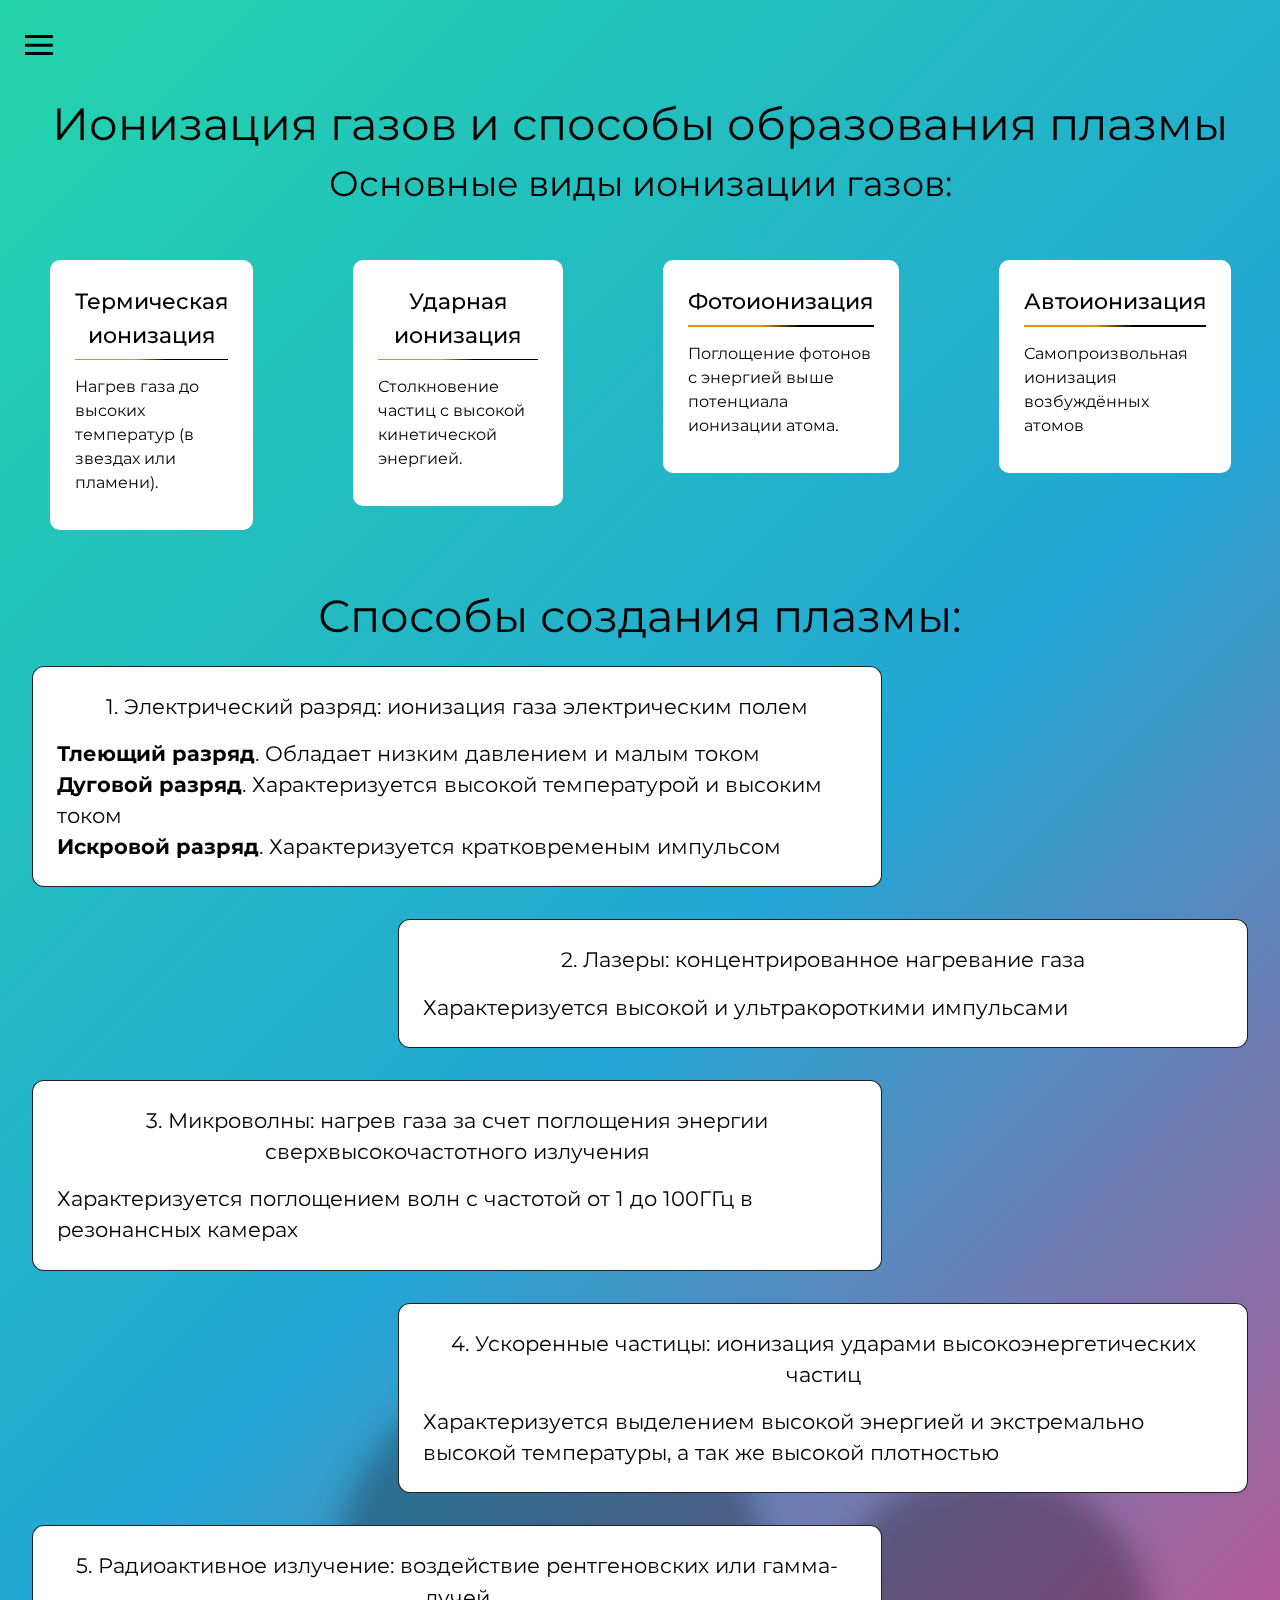
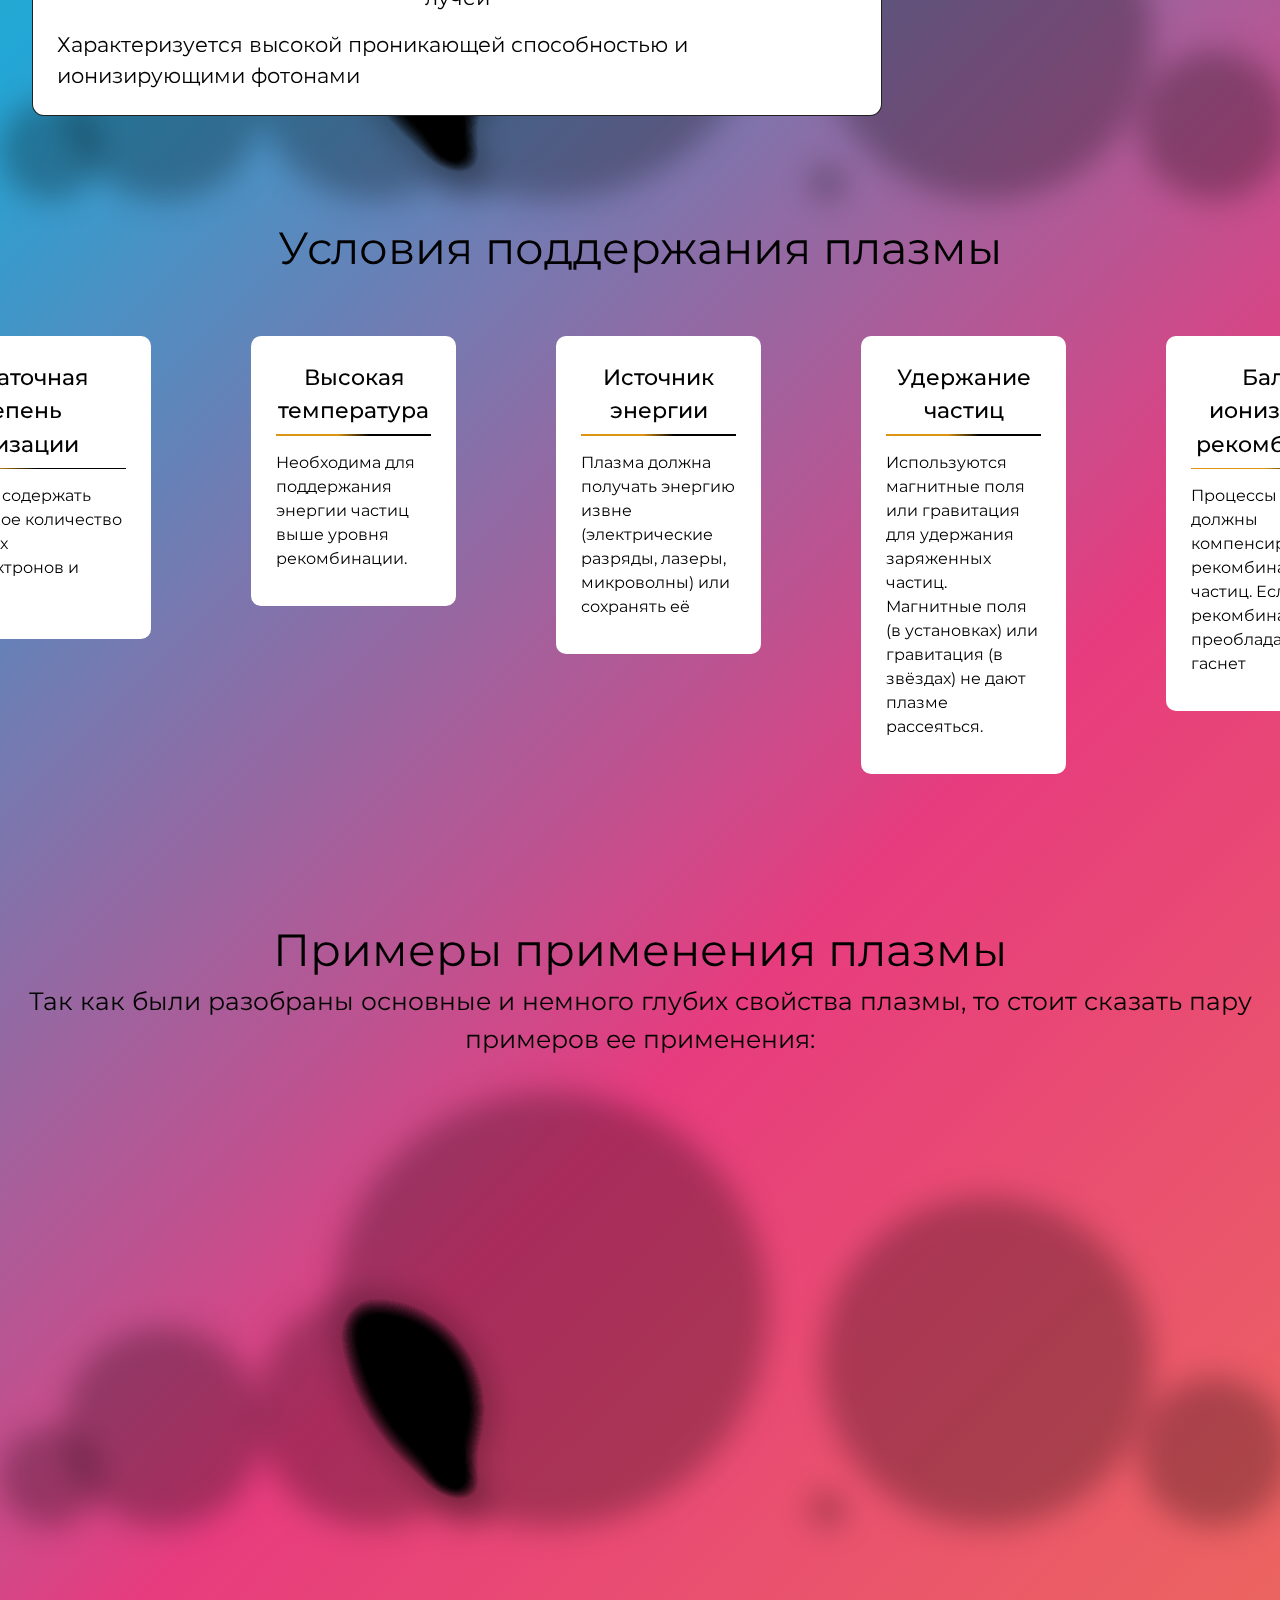
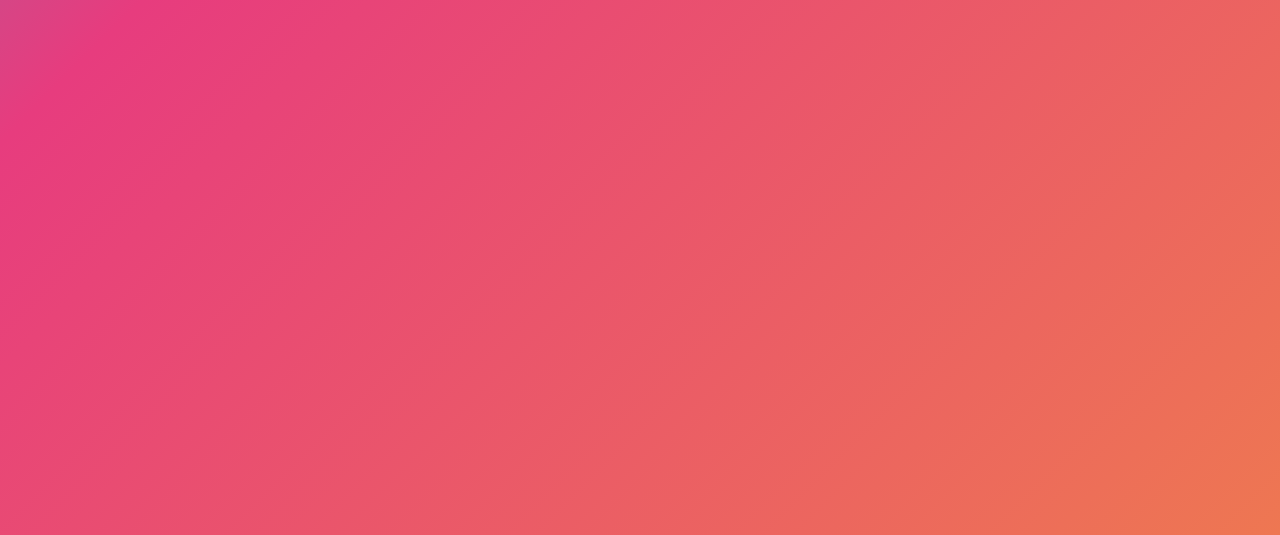
<file: methods/index.html>
<!DOCTYPE html>
<html lang="en">
<head>
    <meta charset="UTF-8">
    <meta name="viewport" content="width=device-width, initial-scale=1.0">
    <title>Методы создания и поддержания плазмы</title>
    <link rel="stylesheet" href="style.css">
</head>
<body>
    <!-- 
Original CSS code by Rose Liu 
https://codepen.io/Rosefae/pen/XPaMYL
-->
<div class="lamp">
    <div class="lava">
      <div class="blob"></div>
      <div class="blob"></div>
      <div class="blob"></div>
      <div class="blob"></div>
      <div class="blob"></div>
      <div class="blob"></div>
      <div class="blob"></div>
      <div class="blob"></div>
      <div class="blob top"></div>
      <div class="blob bottom"></div>
      
    </div>
</div>

<div class="nav">
    <button type="button" class="menu-btn" id="ButtonMenu"> &equiv;</button>
    <ul class="menu" style="list-style-type: none;" id="menu-list">
        <li><a href="/index.html">Главная страница</a></li>
        <li><a href="/phis/index.html">Плазма как физическое явление</a></li>
        <li><a href="/phis_sv/index.html">Физические свойства плазмы</a></li>
        <li><a href="/methods/index.html">Методы создания и поддержания плазмы</a></li>
        <li><a href="/used_obl/index.html">Применение плазмы в различных областях науки и техники</a></li>
        <li><a href="/problem_perspektiv/index.html">Проблемы и перспективы исследований плазмы</a></li>
    </ul>
</div>

<h2 style="font-style: normal; font-weight: normal; text-align: center; font-size: 45px;">Ионизация газов и способы образования плазмы</h2>
        <h2 style="font-style: normal; font-weight: normal; text-align: center; font-size: 35px;">Основные виды ионизации газов:</h2>

        <div class="cont">
            <div class="block">
                <h2>Термическая ионизация</h2>
                <p>Нагрев газа до высоких температур (в звездах или пламени).</p>
                <div class="primer">Пример: Солнце, где высокая температура приводит к отрыву электронов от атомов.</div>
            </div>
            <div class="block">
                <h2>Ударная ионизация</h2>
                <p>Столкновение частиц с высокой кинетической энергией. <br></p>
                <div class="primer">Пример: газоразрядные лампы, где электроны сталкиваются с атомами газа</div>
            </div>
            <div class="block">
                <h2>Фотоионизация</h2>
                <p>Поглощение фотонов с энергией выше потенциала ионизации атома. <br></p>
                <div class="primer">Пример: ионизация атмосферы ульрафиолтеовым излучением Солнца</div>
            </div>
            <div class="block">
                <h2>Автоионизация</h2>
                <p>Самопроизвольная ионизация возбуждённых атомов</p>
                <div class="primer">Пример: метастабильные состояния атомов в разряженных газах.</div>
            </div>
        </div>

        <div class="pyramid">
            <h2 style="font-style: normal; font-weight: normal; text-align: center; font-size: 45px;">Способы создания плазмы:</h2>
            <div class=" p-level" style="animation-delay: .2s;">
                <div class="p-block">
                <h3 style="font-weight: normal;" >1. Электрический разряд: ионизация газа электрическим полем</h3>
                <ul>
                    <li><b>Тлеющий разряд</b>. Обладает низким давлением и малым током</li>
                    <li><b>Дуговой разряд</b>. Характеризуется высокой температурой и высоким током</li>
                    <li><b>Искровой разряд</b>. Характеризуется кратковременым импульсом</li>
                </ul>
            </div>
        </div>
            <div class=" p-level" style="animation-delay: .4s;">
                <div class="p-block" style="float: right;">
                <h3 style="font-weight: normal;">2. Лазеры: концентрированное нагревание газа</h3>
                <ul>
                    <li>Характеризуется высокой и ультракороткими импульсами</li>
                </ul>
            </div>
        </div>
            <div class=" p-level" style="animation-delay: .6s;">
                <div class="p-block">
                <h3 style="font-weight: normal;">3. Микроволны: нагрев газа за счет поглощения энергии сверхвысокочастотного излучения</h3>
                <ul>
                    <li>Характеризуется поглощением волн с частотой от 1 до 100ГГц в резонансных камерах</li>
                </ul>
            </div>
        </div>
            <div class=" p-level" style="animation-delay: .8s;">
                <div class="p-block" style="float: right;">
                <h3 style="font-weight: normal;">4. Ускоренные частицы: ионизация ударами высокоэнергетических частиц</h3>
                <ul>
                    <li>Характеризуется выделением высокой энергией и экстремально высокой температуры, а так же высокой плотностью</li>
                </ul>
            </div>
        </div>
            <div class=" p-level" style="animation-delay: 1s;">
                <div class="p-block">
                <h3 style="font-weight: normal;">5. Радиоактивное излучение: воздействие рентгеновских или гамма-лучей</h3>
                <ul>
                    <li>Характеризуется высокой проникающей способностью и ионизирующими фотонами</li>
                </ul>
            </div>
        </div>
        </div>

        <div class="sozedanie" style="margin-top: 50px;">
            <h2 style="font-style: normal; font-weight: normal; text-align: center; font-size: 45px;"> Условия поддержания плазмы</h2>
            
            <div class="cont" style="margin-top: 4px;">
            <div class="block">
                <h2>Достаточная степень ионизации</h2>
                <p>Газ должен содержать значительное количество заряженных частиц(электронов и ионов).</p>
                <div class="primer2">Пример:В неоновых вывесках слабоионизированная плазма создаётся тлеющим разрядом, но её достаточно для свечения</div>
            </div>
            <div class="block">
                <h2>Высокая температура</h2>
                <p>Необходима для поддержания энергии частиц выше уровня рекомбинации.</p>
                <div class="primer2">Пример: В термоядерных реакторах (токамаках) плазма разогревается до десятков миллионов градусов, чтобы преодолеть кулоновское отталкивание ядер.</div>
            </div>
            <div class="block">
                <h2>Источник энергии</h2>
                <p>Плазма должна получать энергию извне (электрические разряды, лазеры, микроволны) или сохранять её</p>
                <div class="primer2">Пример: В плазменных резаках электрическая дуга поддерживает плазму, позволяя резать металл.</div>
            </div>
            <div class="block">
                <h2>Удержание частиц</h2>
                <p>Используются магнитные поля или гравитация для удержания заряженных частиц. Магнитные поля (в установках) или гравитация (в звёздах) не дают плазме рассеяться. </p>
                <div class="primer2">Пример: В Солнце плазма удерживается гравитацией, а в токамаках – тороидальным магнитным полем.</div>
            </div>
            <br>
            <div class="block">
                <h2>Баланс ионизации и рекомбинации</h2>
                <p>Процессы ионизации должны компенсировать рекомбинацию частиц. Если рекомбинация преобладает, плазма гаснет</p>
                <div class="primer2">Пример: В молнии кратковременный разряд создаёт плазму, но она быстро исчезает из-за рекомбинации в холодном воздухе.</div>
            </div>
            
        </div>
        </div>

        <div class="gg" style="position: relative; margin-top: 290px;">
            <h2 style="font-style: normal; font-weight: normal; text-align: center; font-size: 45px;"> Примеры применения плазмы</h2>
            <h2 style="font-style: normal; font-weight: normal; text-align: center; font-size: 25px;"> Так как были разобраны основные и немного глубих свойства плазмы, то стоит сказать пару примеров ее применения: </h2>
            <div class="lamp">
                <div class="lava">
                  <div class="blob"></div>
                  <div class="blob"></div>
                  <div class="blob"></div>
                  <div class="blob"></div>
                  <div class="blob"></div>
                  <div class="blob"></div>
                  <div class="blob"></div>
                  <div class="blob"></div>
                  <div class="blob top"></div>
                  <div class="blob bottom"></div>
                  
                </div>
            </div>
        </div>


<svg xmlns="http://www.w3.org/2000/svg" version="1.1">
  <defs>
    <filter id="goo">
      <feGaussianBlur in="SourceGraphic" stdDeviation="10" result="blur" />
      <feColorMatrix in="blur" mode="matrix" values="1 0 0 0 0  0 1 0 0 0  0 0 1 0 0  0 0 0 18 -7" result="goo" />
      <feBlend in="SourceGraphic" in2="goo" />
    </filter>
  </defs>
</svg>

</body>
<script src="script.js"></script>
</html>
</file>
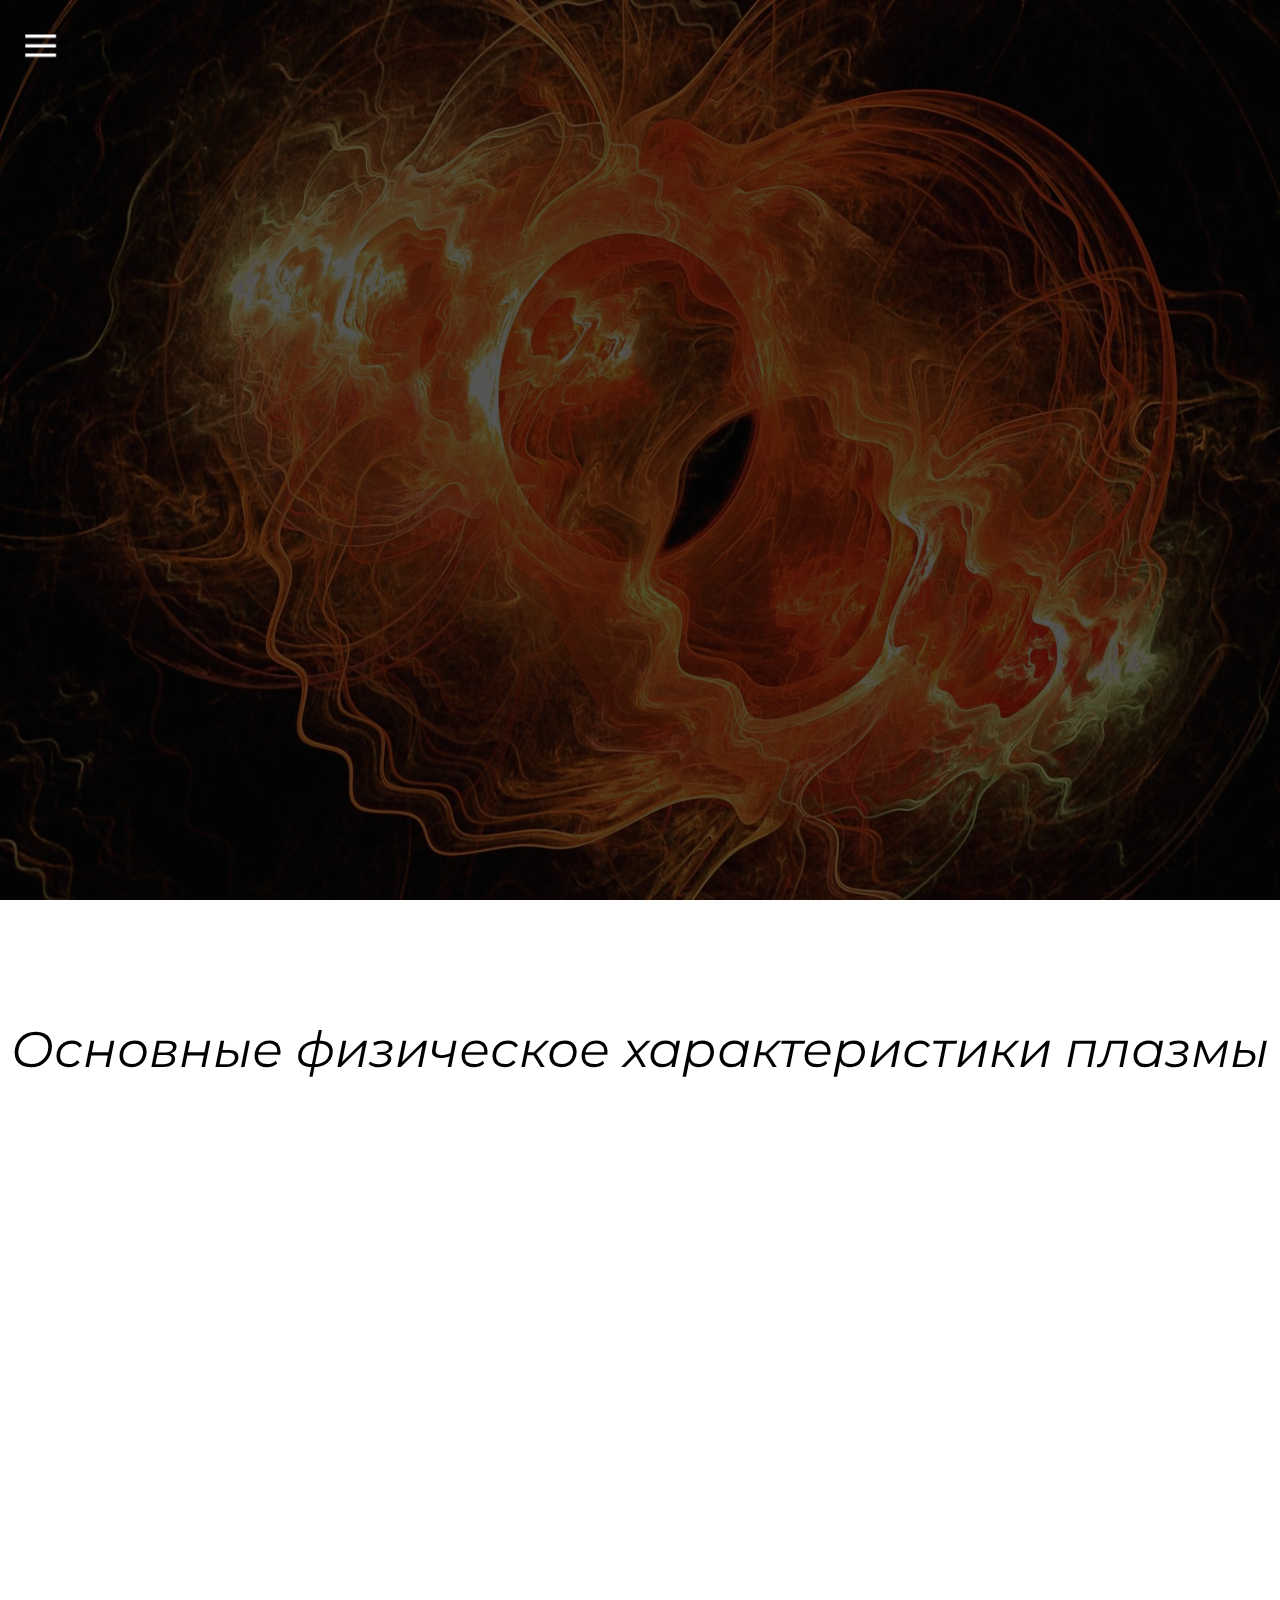
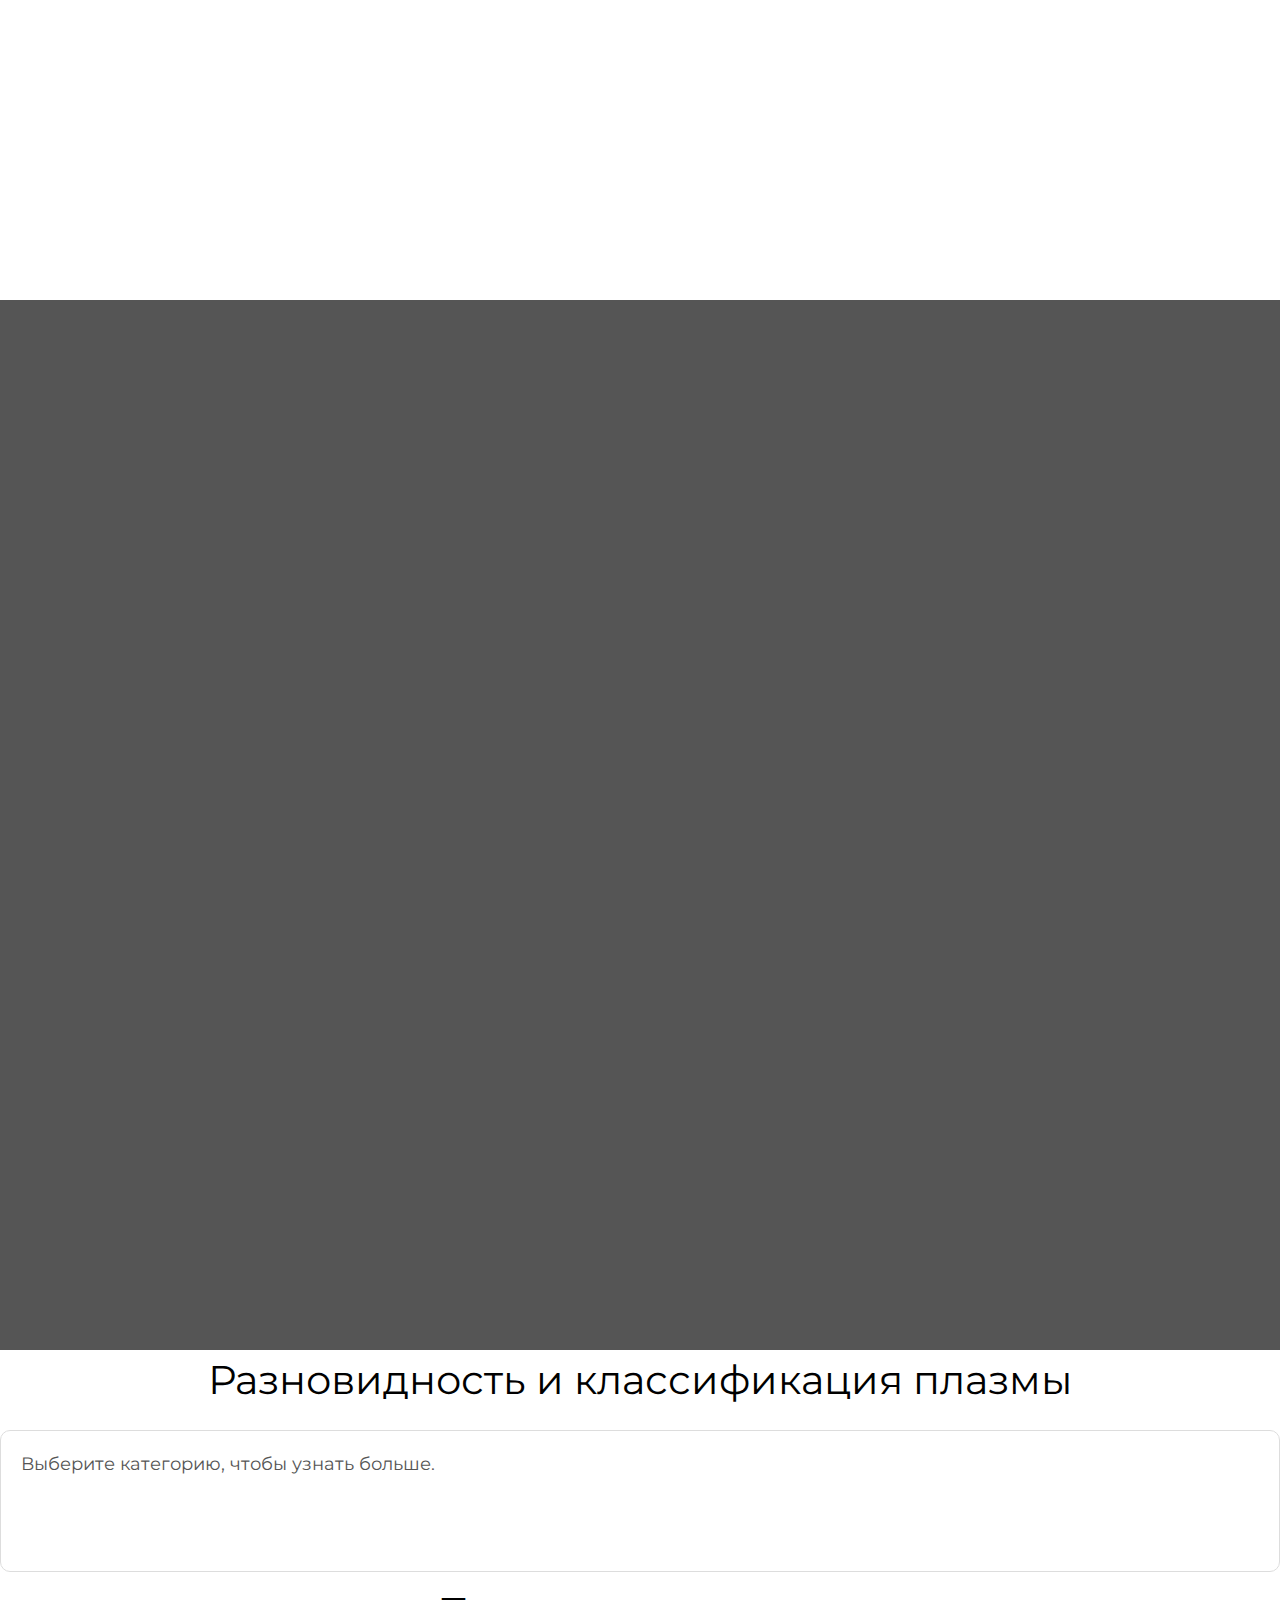
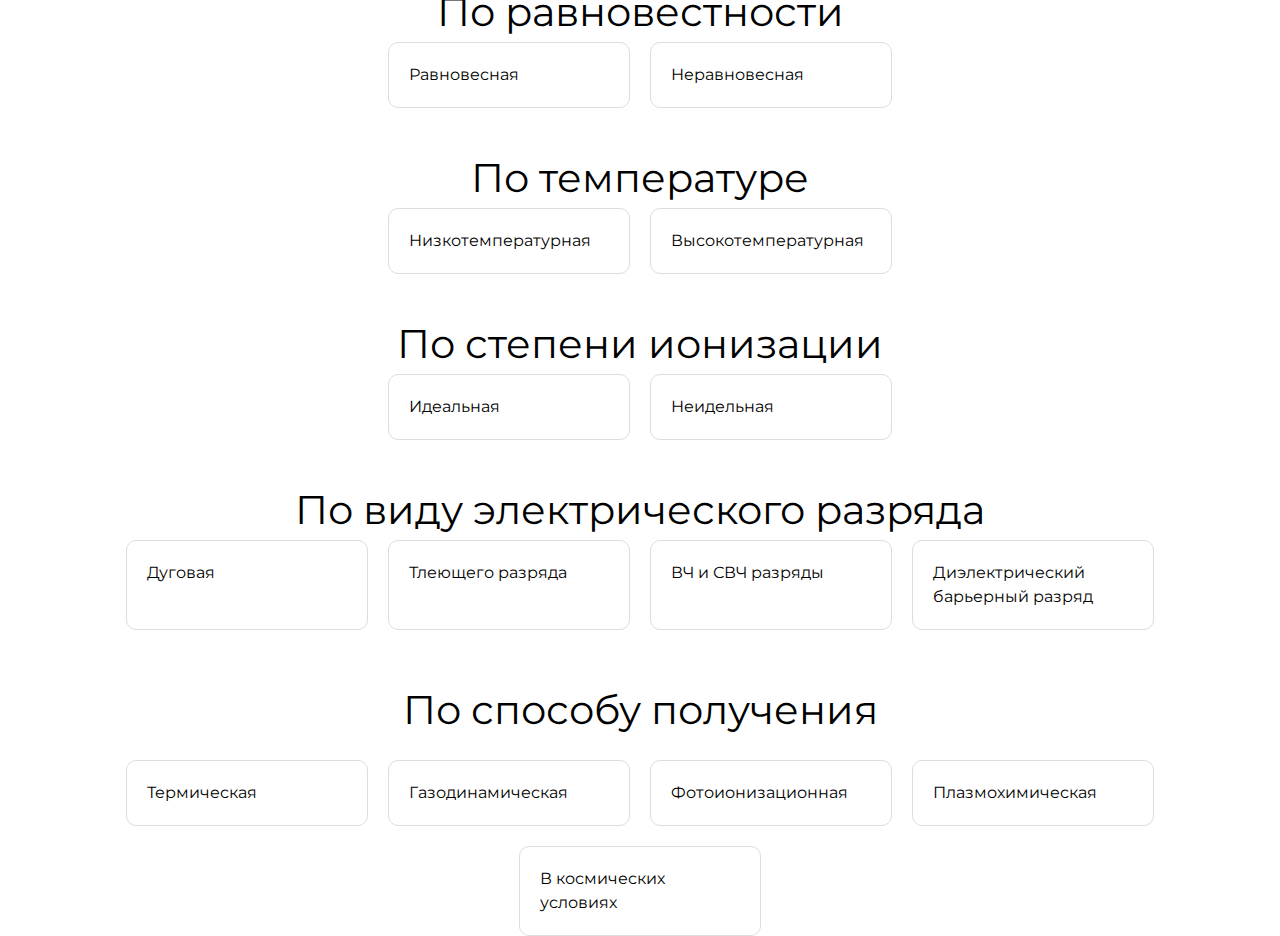
<file: phis/index.html>
<!DOCTYPE html>
<html lang="ru">
<head>
	<meta charset="UTF-8">
	<meta name="viewport" content="width=device-width, initial-scale=1.0">
	<title>Плазма как физическое явление</title>
	<link rel="stylesheet" href="style.css">
	
</head>
<body>
	<div class="bg1" style="padding: 0; margin: 0; width: 100%;">
		<div class="nav">
            <button type="button" class="menu-btn" id="ButtonMenu"> &equiv;</button>
            <ul class="menu" style="list-style-type: none;" id="menu-list">
                <li><a href="/index.html">Главная страница</a></li>
                <li><a href="/phis/index.html">Плазма как физическое явление</a></li>
                <li><a href="/phis_sv/index.html">Физические свойства плазмы</a></li>
                <li><a href="/methods/index.html">Методы создания и поддержания плазмы</a></li>
                <li><a href="/used_obl/index.html">Применение плазмы в различных областях науки и техники</a></li>
                <li><a href="/problem_perspektiv/index.html">Проблемы и перспективы исследований плазмы</a></li>
            </ul>
            </div>
		<div class="vopr">
			<em>
			<button class="vopros" type="button" id="voprosButton">
				Что такое плазма?
			</button></em>
			<p class="otvet" id="ovetPoyavl">
				Плазма &#8212 это...
			</p>
			<p class="poyas" id="poyasPoyavl">
				...частично или полностью ионизованный газ, состоящий из свободных электронов и положительных и отрицательных ионов, в котором плотности зарядов практически одинаковы и общий их заряд равен 0.
			</p>
		</div>
	</div>
	<div class="scroll-block">
	<em><button type="button" class="zagalov" id="YavlButton1">Основные физическое характеристики плазмы</button></em>
		<div class="cont-blocks">
		<div class="inf-block">
			<div class="image-container">
				<img src="/image/phis1.jpg" alt="">
			</div>
			<div class="content">
				<h1>Высокая степень ионизации</h1>
				<p>В плазме значительная часть атомов теряет или приобретает электроны, превращаясь в ионы. Это означает, что в плазме много свободных заряженных частиц — электронов и ионов. Именно это делает плазму уникальной и отличает её от обычного газа.</p>
				<button type="button" id="YavlButton2">▶</button>
			</div>
		</div>
		<div class="inf-block2">
			<div class="image-container">
				<img src="/image/phis2.jpg" alt="">
			</div>
			<div class="content">
				<h1>Коллективное поведение</h1>
				<p>Частицы в плазме (электроны и ионы) взаимодействуют друг с другом через электрические и магнитные поля. Это приводит к тому, что плазма ведет себя как единая система, а не как отдельные частицы. Например, волны или колебания в плазме распространяются на большие расстояния, затрагивая множество частиц одновременно.
				</p>
				<button type="button" id="YavlButton3">▶</button>
			</div>
		</div>
		<div class="inf-block3">
			<div class="image-container">
				<img src="/image/phis3.jpg" alt="">
			</div>
			<div class="content">
				<h1>Квазинейтральность</h1>
				<p>Плазма образуется при очень высоких температурах, когда атомы получают достаточно энергии, чтобы потерять свои электроны. Солнце – огромный шар плазмы, раскалённый до миллионов градусов, именно поэтому оно так ярко светит и излучает тепло.</p>
			</div>
		</div>

	</div>
	</div>
	<div class="istor" style="padding: 0; margin: 0; width: 100%;">
	<em><button class="histor-btn" id="ButtonBlock1"  type="button" style="display:flex; justify-content:center; align-items:center;">История открытия и изучения плазмы</button></em>
		<div class="fact1">
			<img src="/image/ucheniy1jpg.jpg" alt="Уильям Крукс" class="ucheniy1">
			<p class="facts1"> Во второй половине 1870-х годов Уильям Крукс изучал катодные лучи в вакуумных трубках. Он предположил, что эти лучи — это заряженные частицы газа, которые он назвал «лучистой материей». 22 августа 1879 года Крукс заявил, что разряды в разреженных газах «так непохожи на все происходящее в воздухе или любом газе при обычном давлении, что в этом случае мы имеем дело с веществом в четвертом состоянии, которое по свойствам отличается от обычного газа в такой же степени, что и газ от жидкости». Однако его идея не получила широкого признания, особенно после того, как в 1897 году Джозеф Джон Томсон доказал, что катодные лучи — это электроны, а не частицы газа.
			<button class="histor-btn" id="ButtonBlock2"  type="button">▶</button>
		</div>
		<div class="fact2">
			<div class="image-cont">
				<img src="/image/гсрутшн2.jpg" alt="Ленгмюр" class="ucheniy2">
				</div>
			<p class="facts2">
				Но она стала вновь интересна после того, как во второй половине 1920-ого года химик Ирвинг Ленгмюр занялся исследованием газовых разрядов. Тогда уже знали, что в пространстве между положительным электродом и источником тока атомы газа теряют электроны и превращаются в положительно заряженные ионы. Осознав, что подобный газ имеет множество свойств, Ленгмюр решил назвать его своим именем, но из-за странных ассоциации он выбрал слово "плазма", которое до этого использовалось в биологии и химии. Впервые в своем новом значении "плазма" появилась в 1929 году в статье "Колебания в ионизованных газах". Тридцать лет мало кто пользовался этим термином, но потом он прочно вошел в научный обиход.
			</p>
		</div>
	</div>

	<div class="classific" style="padding: 0; margin: 0; width: 100%;">
			<h2 style=" width: 100%;">Разновидность и классификация плазмы</h2>
			<div class="info-box" id="infoBox">
				<p>Выберите категорию, чтобы узнать больше.</p>
			</div>
			<!--Разновидность по равновестности-->
				<h2 style="width: 100%; font-weight: normal; text-align: center; margin-top: 10px;">По равновестности</h2>
				<div class="cards-container">
					<div class="card" data-info="Равновесная (изотермическая) плазма — это состояние ионизированного газа, в котором электроны и ионы имеют одинаковую температуру, а процессы ионизации и рекомбинации находятся в динамическом равновесии. Такая плазма играет ключевую роль в управляемом термоядерном синтезе, например, в реакторах, где требуется достижение экстремальных условий для запуска реакций синтеза ядер дейтерия и трития.">
						Равновесная
					</div>
					<div class="card" data-info="Неравновесная (неизотермическая) плазма — это состояние ионизированного газа, в котором электроны и ионы имеют существенно разные температуры, а процессы ионизации и рекомбинации не сбалансированы. Такая плазма широко используется в технологиях, где требуется локальный нагрев или управляемая ионизация без экстремальных тепловых нагрузок, например, в газоразрядных приборах, плазменных двигателях или при обработке материалов.">
						Неравновесная
					</div>
				</div>
				
				<!--Разновидность по температуре-->
				<h2 style="width: 100%; font-weight: normal; text-align: center; margin-top: 10px;">По температуре</h2>
				<div class="cards-container">
					<div class="card" data-info="Низкотемпературная плазма — это частично ионизированный газ, где температура частиц не превышает десятков тысяч кельвинов, а основная энергия сосредоточена в электронах, в то время как ионы и нейтральные атомы остаются относительно холодными. Такая плазма широко применяется в технологиях, где требуется контролируемое воздействие без термического повреждения материалов, — от промышленности до медицины.">
						Низкотемпературная
					</div>
					<div class="card" data-info="Высокотемпературная плазма — это полностью или почти полностью ионизированный газ, где температуры электронов и ионов выше десяти тысяч кельвинов, что необходимо для протекания термоядерных реакций. Такая плазма существует в природных условиях (например, в ядрах звёзд) и создаётся в экспериментальных установках для изучения управляемого синтеза.">
						Высокотемпературная
					</div>
				</div>

				<!-- Классификация по степени ионизации -->
				<h2 style="width: 100%; font-weight: normal; text-align: center; margin-top: 10px;">По степени ионизации</h2>
				<div class="cards-container">
					<div class="card" data-info="Идеальная плазма — это теоретическая модель полностью ионизированного газа, где взаимодействия между частицами пренебрежимо малы по сравнению с их кинетической энергией. В такой плазме доминируют коллективные эффекты, а парные столкновения редки, что упрощает математическое описание. Идеальность достигается при низкой плотности и высокой температуре, что характерно для астрофизических объектов и некоторых лабораторных условий. Формула идеальности плазмы: Γ = (e<sup>2</sup>)/(4πε<sub>0</sub> k<sub>B</sub> T) × (4πn/3)<sup>1/3</sup>; где e - заряд электрона, n - плотность частиц, Т - температура. Если Г < 1, то плазма идеальная, если Г > 1, то плазма неидельна">
						Идеальная
					</div>
					<div class="card" data-info="Неидельная плазма — это состояние ионизированного газа, где взаимодействия между частицами (электронами, ионами, нейтралами) играют существенную роль, а их потенциальная энергия сравнима или превышает кинетическую. Такая плазма возникает при высокой плотности и относительно низкой температуре, что характерно для экстремальных условий в астрофизике, лабораторных экспериментах и некоторых промышленных процессах.">
						Неидельная
					</div>
				</div>

				<!-- Классификация по виду электрического разряда -->
				<h2 style="width: 100%; font-weight: normal; text-align: center; margin-top: 10px;">По виду электрического разряда</h2>
				<div class="cards-container">
					<div class="card" data-info="Дуговая плазма — это высокотемпературная ионизированная среда, создаваемая электрическим дуговым разрядом между электродами. Характеризуется интенсивным энерговыделением, высокой плотностью частиц и ярким свечением. Применяется в промышленности для резки, сварки, напыления материалов и уничтожения токсичных отходов.">
						Дуговая
					</div>
					<div class="card" data-info="Плазма тлеющего разряда — это низкотемпературная неравновесная плазма, возникающая при низком давлении газа (от 0.1мм ртут.столба до 10мм ртут.столба) и слабом токе (миллиамперы). Характеризуется чёткой пространственной структурой с чередованием светящихся и тёмных зон. Широко используется в осветительных приборах, плазменных технологиях и научных экспериментах.">
						Тлеющего разряда
					</div>
					<div class="card" data-info="ВЧ и СВЧ разряды — это виды газовых разрядов, создаваемые высокочастотными (ВЧ, 1–100 МГц) и сверхвысокочастотными (СВЧ, 1 ГГц–300 ГГц) электромагнитными полями. Они генерируют плазму без прямого контакта с электродами, что позволяет получать высокоэнергетические и стабильные среды для работы в плазменных технологиях.">
						ВЧ и СВЧ разряды
					</div>
					<div class="card" data-info="Диэлектрический барьерный разряд (ДБР) — это тип электрического разряда в газе, при котором между электродами расположен диэлектрический слой (стекло, керамика, полимер), препятствующий переходу разряда в дуговое остояние. Характеризуется микроразрядами длительностью в наносекунды и способностью генерировать неравновесную плазму при атмосферном давлении. Применяется в технологиях, требующих точного контроля энергии без термического повреждения материалов.">
						Диэлектрический барьерный разряд
					</div>
				</div>

				<!-- Классификация по способу получения -->
				<div class="cards-container">
					<h2 style="width: 100%; font-weight: normal; text-align: center; margin-top: 10px;">По способу получения</h2>
					<div class="card" data-info="Термическая плазма — это высокотемпературная ионизированная среда, находящаяся в состоянии локального термодинамического равновесия (ЛТР), где электроны, ионы и нейтральные частицы имеют примерно одинаковую температуру. Такая плазма генерируется при экстремальных энергетических воздействиях (дуговые разряды, лазерный нагрев) и применяется в промышленности, энергетике и астрофизике.">
						Термическая
					</div>
					<div class="card" data-info="Газодинамическая плазма — это ионизированный газ, в котором динамика потока (скорость, давление, плотность) и электромагнитные взаимодействия взаимно влияют друг на друга. Такая плазма возникает в условиях высоких скоростей, ударных волн или гиперзвуковых течений, где ионизация вызвана интенсивным нагревом. Изучается в рамках магнитогидродинамики, объединяющей законы гидродинамики и электродинамики.">
						Газодинамическая
					</div>
					<div class="card" data-info="Фотоионизационная плазма — это ионизированный газ, где основным механизмом образования свободных электронов и ионов является фотоионизация — процесс выбивания электронов из атомов или молекул под действием высокоэнергетических фотонов (УФ, рентгеновское или гамма-излучение). Такая плазма распространена в астрофизических объектах и лабораторных условиях с интенсивными источниками излучения.">
						Фотоионизационная
					</div>
					<div class="card" data-info="Плазмохимическая плазма — это ионизированный газ, в котором активно протекают химические реакции, инициируемые высокоэнергетическими частицами (электронами, ионами, радикалами). Такая плазма служит катализатором для синтеза новых соединений, модификации материалов или разложения токсичных веществ. Её ключевая особенность — сочетание низкой температуры (для сохранения стабильности реагентов) и высокой реакционной способности.">
						Плазмохимическая
					</div>
					<div class="card" data-info="Плазма в космических условиях — это ионизированный газ, составляющий основу видимой материи Вселенной (до 99%). Она формирует звёзды, межзвёздную и межгалактическую среду, магнитосферы планет и аккреционные диски. Её свойства определяются экстремальными температурами, низкой плотностью, магнитными полями и отсутствием границ, характерных для земных условий.">
						В космических условиях
					</div>
				</div>

				<!-- Блок для вывода информации -->
	</div>

</body>
<script src="script.js"></script>
</html>
</file>
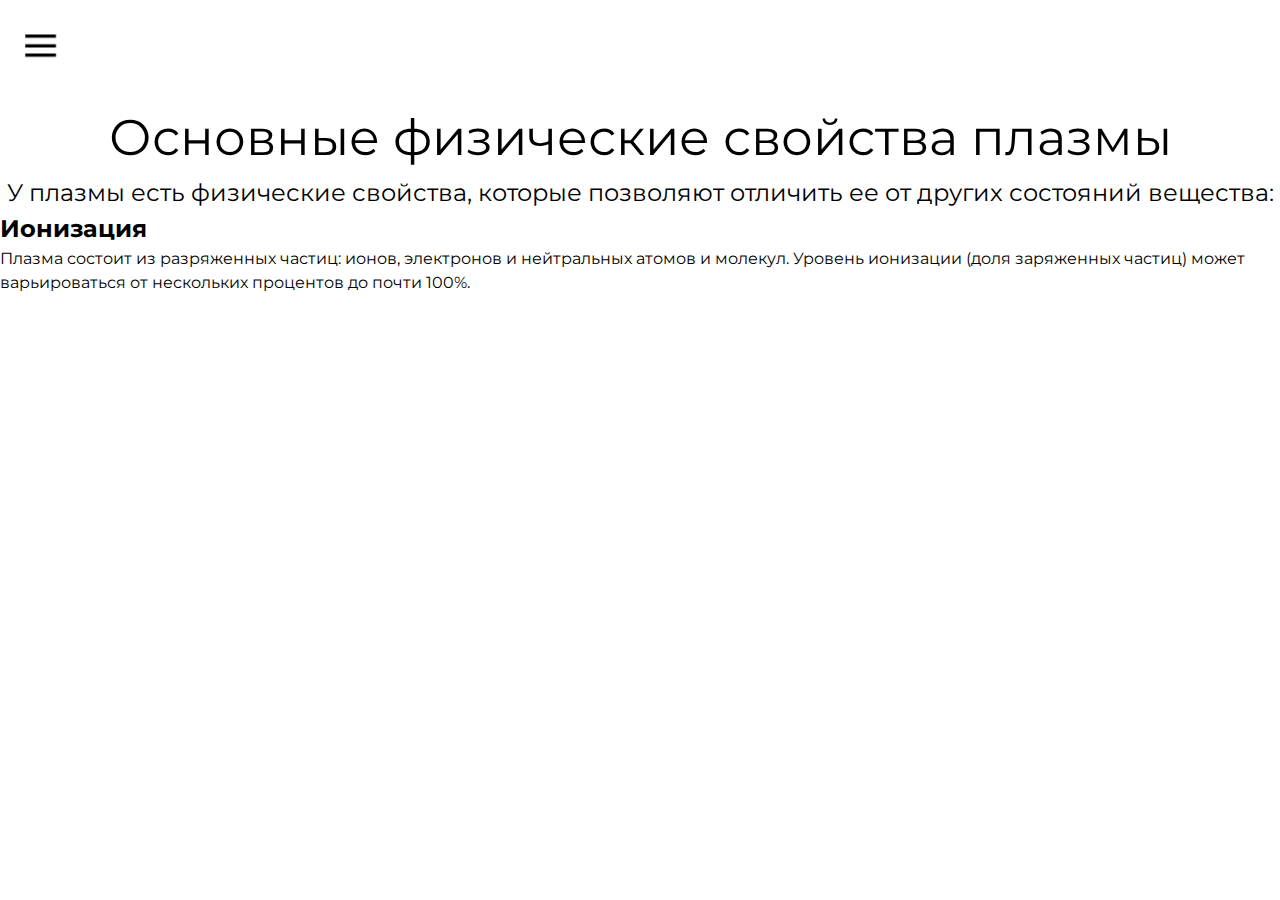
<file: phis_sv/index.html>
<!DOCTYPE html>
<html lang="en">
<head>
    <meta charset="UTF-8">
    <meta name="viewport" content="width=device-width, initial-scale=1.0">
    <title>Физические свойства плазмы</title>
    <link rel="stylesheet" href="style.css">
</head>
<body>
    <div class="osnovniye">
        <div class="nav">
            <button type="button" class="menu-btn" id="ButtonMenu"> &equiv;</button>
            <ul class="menu" style="list-style-type: none;" id="menu-list">
                <li><a href="/index.html">Главная страница</a></li>
                <li><a href="/phis/phisyvl.html">Плазма как физическое явление</a></li>
                <li><a href="/phis_sv/index.html">Физические свойства плазмы</a></li>
                <li><a href="">Методы создания и поддержания плазмы</a></li>
                <li><a href="">Применение плазмы в различных областях науки и техники</a></li>
                <li><a href="">Проблемы и перспективы исследований плазмы</a></li>
            </ul>
            </div>
        <h2 style="width: 100%; font-weight: normal; text-align: center; margin-top: 10px; font-size: 50px;">Основные физические свойства плазмы</h2>
        <p style="font-size: 24px; text-align: center;">У плазмы есть физические свойства, которые позволяют отличить ее от других состояний вещества:</p>
        <div class="sv_block">
            <h2>Ионизация</h2>
            <p>Плазма состоит из разряженных частиц: ионов, электронов и нейтральных атомов и молекул. Уровень ионизации (доля заряженных частиц) может варьироваться от нескольких процентов до почти 100%.</p>
        </div>
    </div>
</body>
<script src="script.js"></script>
</html>
</file>
<file: methods/style.css>
@charset "UTF-8";
@import url("https://fonts.googleapis.com/css2?family=Montserrat:ital,wght@0,100..900;1,100..900&display=swap");
* {
  margin: 0;
  padding: 0;
  font-family: "Montserrat", Tahoma, Geneva, Verdana, sans-serif;
}

html {
  height: 415vh;
  background-color: #090a0f;
  background: linear-gradient(-45deg, #ee7752, #e73c7e, #23a6d5, #23d5ab) no-repeat;
}

.lamp {
  position: absolute;
  top: 50%;
  left: 50%;
  transform: translate(-50%, -50%);
  height: 100vh;
  height: 100vh;
  width: 100vw;
  min-width: 100vw;
  z-index: -200;
}

.lava {
  filter: url("#goo");
  position: absolute;
  height: 100%;
  width: 100%;
  top: 0;
  left: 0;
}

.blob {
  filter: blur(15px);
  border-radius: 50%;
  background: rgba(0, 0, 0, 0.27);
  /* Other sample colors:
  Orange: #e8630a
  Pink: #EA3281
  Fuscia: #E71669
  Purple: #661BAC
  Yellow: #FDC600
  Kermit green: #75AC25
  Light blue: #3283B5
  Dark blue: #0A5D9A
  Gunmetal: #232F37
  BGLight: #1B2735
  BGDark: #090a0f
  Want more colors? check out https://coolors.co/ for inspiration.
  */
  position: absolute;
}

.blob:nth-child(1) {
  width: 200px;
  height: 200px;
  left: 5%;
  bottom: -100%;
  animation: wobble 4s ease-in-out alternate infinite, blob-one ease-in-out 13s infinite;
}

.blob:nth-child(2) {
  width: 330px;
  height: 330px;
  right: 10%;
  bottom: -100%;
  animation: wobble 5s ease-in-out alternate infinite, blob-two ease-in-out 22s infinite;
}

.blob:nth-child(3) {
  width: 150px;
  height: 150px;
  bottom: -100%;
  left: 89%;
  animation: wobble 6s ease-in-out alternate infinite, blob-three ease-in-out 16s infinite;
}

.blob:nth-child(4) {
  width: 235px;
  height: 235px;
  bottom: -100%;
  left: 20%;
  animation: wobble 7s ease-in-out alternate infinite, blob-four ease-in-out 12s infinite;
}

.blob:nth-child(5) {
  width: 55px;
  height: 55px;
  bottom: -100%;
  left: 34%;
  animation: wobble 9s ease-in-out alternate infinite, blob-five ease-in-out 32s infinite;
}

.blob:nth-child(6) {
  width: 35px;
  height: 35px;
  bottom: -100%;
  right: 34%;
  animation: wobble 10s ease-in-out alternate infinite, blob-six ease-in-out 12s infinite;
}

.blob:nth-child(7) {
  width: 435px;
  height: 435px;
  bottom: -100%;
  right: 40%;
  animation: wobble 11s ease-in-out alternate infinite, blob-seven ease-in-out 32s infinite;
}

.blob:nth-child(8) {
  height: 100px;
  width: 100px;
  bottom: -100%;
  animation: wobble 12s ease-in-out alternate infinite, blob-seven ease-in-out 12s infinite;
}

@keyframes blob-one {
  0%, 100% {
    transform: translatey(0);
  }
  50% {
    transform: translatey(-700%);
  }
}
@keyframes blob-two {
  0%, 100% {
    transform: translatey(0);
  }
  50% {
    transform: translatey(-420%);
  }
}
@keyframes blob-three {
  0%, 100% {
    transform: translatey(0);
  }
  50% {
    transform: translatey(-305%);
  }
}
@keyframes blob-four {
  0%, 100% {
    transform: translatey(0);
  }
  50% {
    transform: translatey(-605%);
  }
}
@keyframes blob-five {
  0%, 100% {
    transform: translatey(0);
  }
  50% {
    transform: translatey(-700%);
  }
}
@keyframes blob-six {
  0%, 100% {
    transform: translatey(0);
  }
  50% {
    transform: translatey(-700%);
  }
}
@keyframes blob-seven {
  0%, 100% {
    transform: translatey(0);
  }
  50% {
    transform: translatey(-300%);
  }
}
@keyframes wobble {
  50% {
    border-radius: 42% 58% 70% 30%/45% 45% 55% 55%;
  }
  100% {
    border-radius: 38% 52% 75% 36%/50% 40% 50% 60%;
  }
}
.nav .menu {
  position: relative;
  z-index: 1003; /* Добавьте это */
  pointer-events: auto !important;
  background-color: white;
}
.nav #menu-list {
  visibility: hidden;
  flex-direction: column;
  position: absolute;
  text-align: left;
  list-style-type: none;
  display: flex;
  background-color: white;
  opacity: 0;
  width: -moz-fit-content;
  width: fit-content;
  height: -moz-max-content;
  height: max-content;
  border-radius: 10px;
  transform: translateY(-20px);
  margin-left: 1.25%;
}
.nav #menu-list li {
  text-align: left;
  background: black;
  -webkit-background-clip: text;
  background-clip: none;
  -webkit-text-fill-color: transparent;
  color: black;
  display: table;
  padding-left: 1%;
  font-size: 20px;
  background-size: 150% 150%;
  animation: gradient-text 10s ease-in-out infinite;
  transform: translate3d(0, 0, 0);
}
.nav #menu-list li a {
  z-index: infinite;
}
.nav #menu-list.active {
  visibility: visible;
  z-index: infinite;
  display: block;
  animation: fadeInDowner 0.3s ease-in-out forwards;
}
.nav #menu-list.closing {
  animation: fadeInUpper 0.3s ease-in-out forwards;
}
.nav button {
  background: none;
  outline: inherit;
  font: inherit;
  border: none;
  color: inherit;
  cursor: pointer;
  padding: 0;
}
.nav .menu-btn {
  font-family: initial !important;
  width: auto;
  margin-left: 1.75%;
  transition: transform 0.3s cubic-bezier(0.25, 0.46, 0.45, 0.94);
  transform-origin: center;
  will-change: transform;
  font-size: 60px;
  font-weight: normal;
}
.nav .menu-btn:hover {
  transform: scale(1.1);
}

@keyframes fadeInUpper {
  from {
    opacity: 1;
    transform: translateY(0);
  }
  to {
    opacity: 0;
    transform: translateY(-20px);
  }
}
@keyframes fadeInDowner {
  from {
    opacity: 0;
    transform: translateY(-20px);
  }
  to {
    opacity: 1;
    transform: translateY(0);
  }
}
.block {
  animation: fadeInDowner 0.95s ease-in-out forwards;
}

.cont {
  flex-direction: row;
  display: flex;
  justify-content: center;
  align-items: flex-start;
  height: 340px;
}
.cont .block {
  position: relative;
  margin: 50px;
  margin-top: 50px;
  background: rgba(255, 255, 255, 0.8);
  border-radius: 10px;
  padding: 25px;
  transition: all 0.3s ease;
  transform-style: preserve-3d;
  cursor: pointer;
  background-color: white;
  border: 10px;
}
.cont .block h2 {
  text-align: center;
  margin: 0 0 15px 0;
  font-size: 1.4em;
  font-weight: 500;
  position: relative;
  padding-bottom: 8px;
}
.cont .block h2::after {
  content: "";
  position: absolute;
  bottom: 0;
  left: 0;
  width: 100%;
  height: 1.32px;
  background: linear-gradient(90deg, #db9513 40%, black 60%);
}
.cont .block:nth-child(1) {
  animation-delay: 0.2s;
}
.cont .block:nth-child(2) {
  animation-delay: 0.35s;
}
.cont .block:nth-child(3) {
  animation-delay: 0.5s;
}
.cont .block:nth-child(4) {
  animation-delay: 0.65s;
}

.primer, .primer2 {
  max-height: 0;
  opacity: 0;
  overflow: hidden;
  transition: all 0.4s ease;
  background: #fff3cd;
  border-radius: 6px;
  padding: 0 15px;
  margin-top: 10px;
  color: #856404;
}

.block:hover .primer {
  max-height: 100px;
  opacity: 1;
  padding: 15px;
}
.block:hover .primer2 {
  max-height: 300px;
  opacity: 1;
  padding: 15px;
}

body {
  font-family: "Montserrat", Tahoma, Geneva, Verdana, sans-serif;
  overflow-x: hidden;
  line-height: 1.5;
}

.pyramid {
  display: flex;
  flex-direction: column;
  padding: 2rem;
}

.p-block {
  width: 90%;
  max-width: 800px;
  background: rgb(255, 255, 255);
  border: 1.4px solid rgba(0, 0, 0, 0.87);
  border-radius: 12px;
  padding: 1.5rem;
  margin: 1rem 0;
  transition: all 0.4s ease;
  transform-style: preserve-3d;
  position: relative;
  cursor: pointer;
}

.p-block:hover {
  transform: translateY(-5px) scale(1.02);
}

.p-block h3 {
  margin: 0 0 1rem 0;
  font-size: 1.3em;
  text-align: center;
}

.p-block ul {
  list-style: none;
  padding: 0;
  margin: 0;
}
.p-block ul li {
  font-size: 1.3rem;
}

.p-level:nth-child(odd) {
  float: left;
}

/* Анимации */
@keyframes pyramidEntry {
  from {
    opacity: 0;
    transform: translateY(50px);
  }
  to {
    opacity: 1;
    transform: translateY(0);
  }
}
.p-level {
  animation: pyramidEntry 0.6s ease-out backwards;
}

.gg .lamp {
  position: absolute;
  top: 50%;
  left: 50%;
  transform: translate(-50%, -50%);
  height: 100vh;
  height: 100vh;
  width: 100vw;
  min-width: 100vw;
  z-index: -200;
}
.gg .lava {
  filter: url("#goo");
  position: absolute;
  height: 100%;
  width: 100%;
  top: 0;
  left: 0;
}
.gg .blob {
  filter: blur(15px);
  border-radius: 50%;
  background: rgba(0, 0, 0, 0.27);
  position: absolute;
}
.gg .blob:nth-child(1) {
  width: 200px;
  height: 200px;
  left: 5%;
  bottom: -10%;
  animation: wobble 4s ease-in-out alternate infinite, blob-one ease-in-out 13s infinite;
}
.gg .blob:nth-child(2) {
  width: 330px;
  height: 330px;
  right: 10%;
  bottom: -10%;
  animation: wobble 5s ease-in-out alternate infinite, blob-two ease-in-out 22s infinite;
}
.gg .blob:nth-child(3) {
  width: 150px;
  height: 150px;
  bottom: -10%;
  left: 89%;
  animation: wobble 6s ease-in-out alternate infinite, blob-three ease-in-out 16s infinite;
}
.gg .blob:nth-child(4) {
  width: 235px;
  height: 235px;
  bottom: -10%;
  left: 20%;
  animation: wobble 7s ease-in-out alternate infinite, blob-four ease-in-out 12s infinite;
}
.gg .blob:nth-child(5) {
  width: 55px;
  height: 55px;
  bottom: -10%;
  left: 34%;
  animation: wobble 9s ease-in-out alternate infinite, blob-five ease-in-out 32s infinite;
}
.gg .blob:nth-child(6) {
  width: 35px;
  height: 35px;
  bottom: -10%;
  right: 34%;
  animation: wobble 10s ease-in-out alternate infinite, blob-six ease-in-out 12s infinite;
}
.gg .blob:nth-child(7) {
  width: 435px;
  height: 435px;
  bottom: -10%;
  right: 40%;
  animation: wobble 11s ease-in-out alternate infinite, blob-seven ease-in-out 32s infinite;
}
.gg .blob:nth-child(8) {
  height: 100px;
  width: 100px;
  bottom: -10%;
  animation: wobble 12s ease-in-out alternate infinite, blob-seven ease-in-out 12s infinite;
}

.prim-cont {
  height: 120vh;
  text-align: center;
  width: 100%;
  margin-top: 25px;
  flex-direction: row; /* Горизонтальное размещение: слева направо */
  justify-content: space-between; /* Отодвигает .left и .right по краям */
}
.prim-cont .prim-block {
  position: relative;
  margin: 30px;
  display: block;
  width: 450px;
  margin-top: 50px;
  height: 600px;
  background: white;
  border-radius: 10px;
  padding: 50px;
  transition: all 0.3s ease-in-out;
  transform-style: preserve-3d;
  cursor: pointer;
}
.prim-cont .prim-block h6 {
  font-style: normal;
  font-size: 30px;
  text-align: center;
}
.prim-cont .right {
  height: 490px;
  right: 15%;
  position: absolute;
}
.prim-cont .left {
  height: 490px;
  left: 10%;
  position: absolute;
}
.prim-cont .left, .prim-cont .right {
  text-align: justify;
  transition: all 0.5s ease-in-out;
  display: flex;
  flex-direction: column; /* Чтобы блоки внутри шли вертикально */
  width: -moz-max-content;
  width: max-content;
}
.prim-cont .prim-img {
  text-align: center;
  max-height: 0;
  opacity: 0;
  overflow: hidden;
  transition: all 0.4s ease;
  background: #fff3cd;
  border-radius: 6px;
  margin-top: 10px;
  color: #856404;
}
.prim-cont .prim-img img {
  width: auto;
  height: 200px;
  border-radius: 8px;
}
.prim-cont .prim-block:hover .prim-img {
  max-height: -moz-max-content;
  max-height: max-content;
  opacity: 1;
  padding: 15px;
}
.prim-cont .prim-block:hover .left, .prim-cont .prim-block:hover .right {
  height: 690px;
}/*# sourceMappingURL=style.css.map */
</file>
<file: phis/style.css>
@charset "UTF-8";
@import url("https://fonts.googleapis.com/css2?family=Montserrat:ital,wght@0,100..900;1,100..900&display=swap");
* {
  margin: 0;
  padding: 0;
  font-family: "Montserrat", Tahoma, Geneva, Verdana, sans-serif;
}

.nav {
  z-index: infinite;
}
.nav .menu {
  position: relative;
  z-index: 1003; /* Добавьте это */
  pointer-events: auto !important;
}
.nav #menu-list {
  visibility: hidden;
  flex-direction: column;
  position: absolute;
  text-align: left;
  list-style-type: none;
  display: flex;
  background-color: #ddd;
  opacity: 0;
  width: -moz-fit-content;
  width: fit-content;
  height: -moz-max-content;
  height: max-content;
  border-radius: 5px;
  transform: translateY(-20px);
  margin-left: 1.25%;
}
.nav #menu-list li {
  text-align: left;
  background: linear-gradient(45deg, #333 40%, #0000ff 60%);
  -webkit-background-clip: text;
  background-clip: none;
  -webkit-text-fill-color: transparent;
  color: #0B2349;
  display: table;
  padding-left: 1%;
  font-size: 20px;
  background-size: 150% 150%;
  animation: gradient-text 10s ease-in-out infinite;
  transform: translate3d(0, 0, 0);
}
.nav #menu-list li a {
  z-index: infinite;
}
.nav #menu-list.active {
  visibility: visible;
  z-index: infinite;
  display: block;
  animation: fadeInDowner 0.3s ease-in-out forwards;
}
.nav #menu-list.closing {
  animation: fadeInUpper 0.3s ease-in-out forwards;
}
.nav button {
  background: none;
  outline: inherit;
  font: inherit;
  border: none;
  color: inherit;
  cursor: pointer;
  padding: 0;
}
.nav .menu-btn {
  font-family: initial !important;
  width: auto;
  padding-left: 1.75%;
  transition: transform 0.3s cubic-bezier(0.25, 0.46, 0.45, 0.94);
  transform-origin: center;
  will-change: transform;
  font-size: 60px;
  font-weight: normal;
}
.nav .menu-btn:hover {
  transform: scale(1.1);
}

@keyframes fadeInUpper {
  from {
    opacity: 1;
    transform: translateY(0);
  }
  to {
    opacity: 0;
    transform: translateY(-20px);
  }
}
@keyframes fadeInDowner {
  from {
    opacity: 0;
    transform: translateY(-20px);
  }
  to {
    opacity: 1;
    transform: translateY(0);
  }
}
@keyframes gradient-text {
  0% {
    background-position: 0% 50%;
  }
  50% {
    background-position: 100% 50%;
  }
  100% {
    background-position: 0% 50%;
  }
}
.bg1 {
  width: 100%;
  height: 100vh;
  background: url("/image/plasma.jpg") no-repeat center/cover, #555555;
  background-size: 100% 100%;
  background-blend-mode: multiply;
  background-attachment: fixed;
  -webkit-text-fill-color: white;
  position: relative;
  animation: fadeIn 0.67s ease-in-out forwards;
}

body {
  font-family: "Montserrat", Tahoma, Geneva, Verdana, sans-serif;
  overflow-x: hidden;
  line-height: 1.5;
}

@keyframes fadeIn {
  0% {
    opacity: 0;
  }
  100% {
    opacity: 1;
  }
}
.vopr button {
  background: none;
  outline: inherit;
  font: inherit;
  border: none;
  color: inherit;
  cursor: pointer;
  padding: 0;
}
.vopr #voprosButton {
  width: 100%;
  z-index: 1000;
  position: absolute;
  display: flex;
  justify-content: center;
  font-size: 55px;
  animation: fadeInRight 1.5s ease-out, fadeIn 2s ease-in-out;
  animation-delay: 0.3s;
  animation-fill-mode: forwards;
  opacity: 0;
}
.vopr #ovetPoyavl {
  text-align: center;
  animation-delay: 1.5s;
  opacity: 0;
  visibility: hidden;
  overflow: hidden;
  animation-fill-mode: forwards;
  padding-top: 12%;
  font-size: 73.87px;
}
.vopr #poyasPoyavl {
  opacity: 0;
  visibility: hidden;
  overflow: hidden;
  padding-top: 10%;
  animation-delay: 1.5s;
  opacity: 0;
  animation-fill-mode: forwards;
  font-size: 50px;
}
.vopr #ovetPoyavl.show {
  opacity: 1;
  visibility: visible;
  animation: fadeInRight 1.5s ease-out, fadeIn 2s ease-in-out;
}
.vopr #poyasPoyavl.show {
  opacity: 1;
  visibility: visible;
  animation: fadeInRight 1.5s ease-out, fadeIn 2s ease-in-out;
}

@keyframes fadeInRight {
  0% {
    opacity: 0;
    transform: translateX(100%); /* Начинаем за пределами экрана справа */
  }
  100% {
    opacity: 1;
    transform: translateX(0); /* Заканчиваем в исходном положении */
  }
}
.scroll-block button {
  background: none;
  outline: inherit;
  font: inherit;
  border: none;
  color: inherit;
  cursor: pointer;
  padding: 0;
}
.scroll-block .zagalov {
  z-index: 1;
  position: absolute;
  display: flex;
  justify-content: center;
  width: 100vw;
  text-align: center;
  color: #000;
  font-size: 50px;
  font-weight: normal;
  padding-top: 8.75%;
}
.scroll-block .cont-blocks {
  position: relative;
  height: 100vh;
  display: flex;
  justify-content: space-between;
  align-items: center;
  text-align: center;
  background-color: white;
  gap: 20px;
  padding: 50px 15%;
}
.scroll-block .cont-blocks .inf-block, .scroll-block .cont-blocks .inf-block2, .scroll-block .cont-blocks .inf-block3 {
  width: 30%;
  background: #f0f0f0;
  color: #000;
  border-radius: 10px;
  box-shadow: 0 4px 6px rgba(0, 0, 0, 0.1);
  overflow: hidden;
  opacity: 0;
  visibility: hidden;
  transform: translateY(50px);
}
.scroll-block .cont-blocks .inf-block img, .scroll-block .cont-blocks .inf-block2 img, .scroll-block .cont-blocks .inf-block3 img {
  width: 100%;
  height: 100%;
  -o-object-fit: cover;
     object-fit: cover;
}
.scroll-block .cont-blocks .image-container {
  height: 200px;
  border-bottom: 3px solid #000;
  border-radius: 10px 10px 0 0;
  overflow: hidden;
}
.scroll-block .cont-blocks .inf-block.show, .scroll-block .cont-blocks .inf-block2.show, .scroll-block .cont-blocks .inf-block3.show {
  opacity: 1;
  visibility: visible;
  animation: fadeInUp 1s ease-in-out forwards, fadeIn 0.5s ease-in forwards;
}
.scroll-block .cont-blocks .content {
  padding: 20px;
}
.scroll-block .cont-blocks .content h1 {
  font-size: 20px;
}
@keyframes fadeInUp {
  to {
    opacity: 1;
    transform: translateY(0);
  }
}
@keyframes fadeInLeft {
  0% {
    opacity: 0;
    transform: translateX(-100px);
  }
  100% {
    opacity: 1;
    transform: translateX(0);
  }
}

.istor {
  width: 100%;
  height: 116.62vh;
  background: url("/image/plasma3.jpg") no-repeat center/cover, #555555;
  background-size: 100% 100%;
  background-blend-mode: multiply;
  background-attachment: fixed;
  position: relative;
  color: white;
}
.istor button, .istor #ButtonBlock2 {
  background: none;
  outline: inherit;
  font: inherit;
  border: none;
  color: inherit;
  cursor: pointer;
  padding: 0;
}
.istor .histor-btn {
  margin: 0 auto;
  text-align: center;
  opacity: 0;
  font-size: 55px;
  animation: fadeInRight 1.5s ease-out;
  animation-delay: 0.3s;
  animation-fill-mode: forwards;
  padding-bottom: 2.5%;
}
.istor .fact1, .istor .fact2 {
  padding: 30px;
  font-size: 25px;
  text-align: justify;
  overflow: hidden;
  margin: 20px 0;
}
.istor .fact1 {
  border-radius: 15px;
  transform: translateX(100px);
  opacity: 0;
  visibility: hidden;
}
.istor .fact1.show {
  visibility: visible;
  opacity: 1;
  animation: fadeInRight 1s ease-out forwards;
}
.istor .fact2 {
  opacity: 0;
  visibility: hidden;
  border-radius: 15px;
  transform: translateX(-100px);
}
.istor .fact2.show {
  visibility: visible;
  opacity: 1;
  animation: fadeInLeft 1s ease-out forwards;
}
.istor .ucheniy1 {
  float: right;
  margin: 0 0 15px 15px;
  width: 300px;
  height: auto;
  border-radius: 8px;
  box-shadow: 0 4px 8px rgba(0, 0, 0, 0.2);
}
.istor .ucheniy2 {
  float: left;
  margin: 0 15px 15px 0;
  width: 300px;
  height: auto;
  border-radius: 8px;
  box-shadow: 0 4px 8px rgba(0, 0, 0, 0.2);
}
.istor .facts1, .istor .facts2 {
  max-height: -moz-fit-content;
  max-height: fit-content;
  padding: 25px;
  line-height: 1.6;
}
@keyframes fadeInRight {
  from {
    opacity: 0;
    transform: translateX(50px);
  }
  to {
    opacity: 1;
    transform: translateX(0);
  }
}
@keyframes fadeInLeft {
  from {
    opacity: 0;
    transform: translateX(-50px);
  }
  to {
    opacity: 1;
    transform: translateX(0);
  }
}

.classific {
  position: relative;
  height: 130vh;
  width: auto;
  background-color: white;
}
.classific .cards-container {
  display: flex;
  justify-content: center;
  gap: 20px;
  margin-bottom: 40px;
  flex-wrap: wrap;
}
.classific .card {
  background-color: #fff;
  border: 1px solid #ddd;
  border-radius: 10px;
  padding: 20px;
  width: 200px;
  cursor: pointer;
  transition: transform 0.3s ease, box-shadow 0.3s ease;
}
.classific .card:hover {
  transform: translateY(-5px);
  box-shadow: 0 5px 15px rgba(0, 0, 0, 0.1);
}
.classific .info-box {
  position: sticky;
  top: 20px;
  background-color: #fff;
  border: 1px solid #ddd;
  border-radius: 10px;
  padding: 20px;
  margin-top: 20px;
  min-height: 100px;
  text-align: left;
}
.classific .info-box p {
  margin: 0;
  font-size: 1.1rem;
  color: #555;
}
.classific h2 {
  height: -moz-max-content;
  height: max-content;
  font-weight: normal;
  text-align: center;
  font-size: 40px;
}
.classific p {
  font-size: 1.1rem;
}/*# sourceMappingURL=style.css.map */
</file>
<file: phis_sv/style.css>
@charset "UTF-8";
@import url("https://fonts.googleapis.com/css2?family=Montserrat:ital,wght@0,100..900;1,100..900&display=swap");
* {
  margin: 0;
  padding: 0;
  font-family: "Montserrat", Tahoma, Geneva, Verdana, sans-serif;
}

.nav {
  z-index: infinite;
}
.nav .menu {
  position: relative;
  z-index: 1003; /* Добавьте это */
  pointer-events: auto !important;
}
.nav #menu-list {
  visibility: hidden;
  flex-direction: column;
  position: absolute;
  text-align: left;
  list-style-type: none;
  display: flex;
  background-color: #ddd;
  opacity: 0;
  width: -moz-fit-content;
  width: fit-content;
  height: -moz-max-content;
  height: max-content;
  border-radius: 5px;
  transform: translateY(-20px);
  margin-left: 1.25%;
}
.nav #menu-list li {
  text-align: left;
  display: table;
  padding-left: 1%;
  font-size: 20px;
  background-size: 150% 150%;
  animation: gradient-text 10s ease-in-out infinite;
  transform: translate3d(0, 0, 0);
}
.nav #menu-list li a {
  text-decoration: none;
  color: black;
  z-index: infinite;
}
.nav #menu-list.active {
  visibility: visible;
  z-index: infinite;
  display: block;
  animation: fadeInDowner 0.3s ease-in-out forwards;
}
.nav #menu-list.closing {
  animation: fadeInUpper 0.3s ease-in-out forwards;
}
.nav button {
  background: none;
  outline: inherit;
  font: inherit;
  border: none;
  color: inherit;
  cursor: pointer;
  padding: 0;
}
.nav .menu-btn {
  font-family: initial !important;
  width: auto;
  padding-left: 1.75%;
  transition: transform 0.3s cubic-bezier(0.25, 0.46, 0.45, 0.94);
  transform-origin: center;
  will-change: transform;
  font-size: 60px;
  font-weight: normal;
}
.nav .menu-btn:hover {
  transform: scale(1.1);
}

@keyframes fadeInUpper {
  from {
    opacity: 1;
    transform: translateY(0);
  }
  to {
    opacity: 0;
    transform: translateY(-20px);
  }
}
@keyframes fadeInDowner {
  from {
    opacity: 0;
    transform: translateY(-20px);
  }
  to {
    opacity: 1;
    transform: translateY(0);
  }
}
@keyframes fadeIn {
  0% {
    opacity: 0;
  }
  100% {
    opacity: 1;
  }
}
body {
  font-family: "Montserrat", Tahoma, Geneva, Verdana, sans-serif;
  overflow-x: hidden;
  line-height: 1.5;
}/*# sourceMappingURL=style.css.map */
</file>
